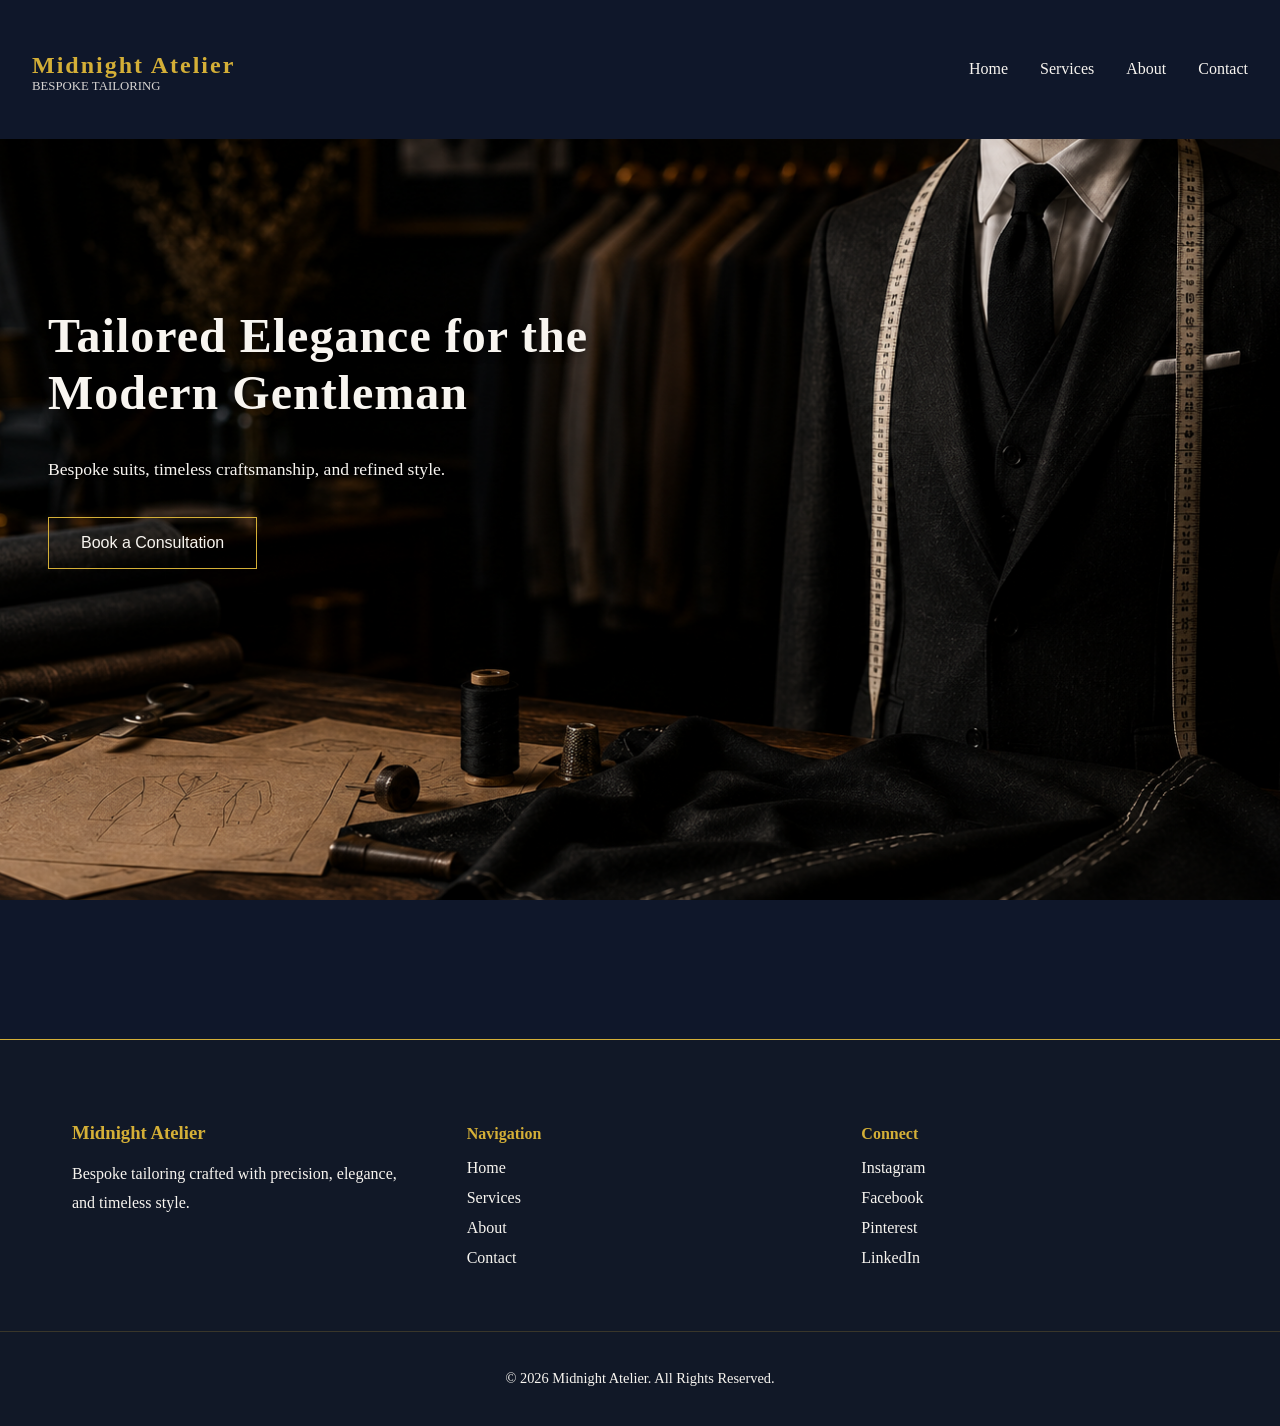
<file: index.html>
<!DOCTYPE html>
<html lang="en">
<head>
  <meta charset="UTF-8" />
  <title>Midnight Atelier</title>
  <meta name="viewport" content="width=device-width,initial-scale=1" />
  <meta name="description" content="Midnight Atelier — bespoke tailoring and made-to-measure suits in Los Angeles. Handcrafted with precision and timeless style." />
  <link rel="stylesheet" href="css/styles.css">
</head>
<body>
  <header>
    <nav>
        <div class="brand">
    <h2>Midnight Atelier</h2>
    <p>Bespoke Tailoring</p>
</div>
        <ul>
            <li><a href="index.html">Home</a></li>
            <li><a href="services.html">Services</a></li>
            <li><a href="about.html">About</a></li>
            <li><a href="contact.html">Contact</a></li>
        </ul>
    </nav>
  </header>

  <main>

    <section class="hero">
        <h1>Tailored Elegance for the Modern Gentleman</h1>
        <p>
            Bespoke suits, timeless craftsmanship, and refined style.
        </p>
        <a href="contact.html"><button>Book a Consultation</button></a>
    </section>
  </main>

  <footer>


<div class="footer-container">

    <div class="footer-brand">
        <h3>Midnight Atelier</h3>

        <p>
            Bespoke tailoring crafted with precision,
            elegance, and timeless style.
        </p>
    </div>

    <div class="footer-nav">
        <h4>Navigation</h4>

        <ul>
            <li><a href="index.html">Home</a></li>
            <li><a href="services.html">Services</a></li>
            <li><a href="about.html">About</a></li>
            <li><a href="contact.html">Contact</a></li>
        </ul>
    </div>

    <div class="footer-social">
        <h4>Connect</h4>

        <ul>
            <li><a href="#">Instagram</a></li>
            <li><a href="#">Facebook</a></li>
            <li><a href="#">Pinterest</a></li>
            <li><a href="#">LinkedIn</a></li>
        </ul>
    </div>

</div>

<div class="footer-bottom">
    <p>&copy; 2026 Midnight Atelier. All Rights Reserved.</p>
</div>


</footer>

</body>
</html>
</file>
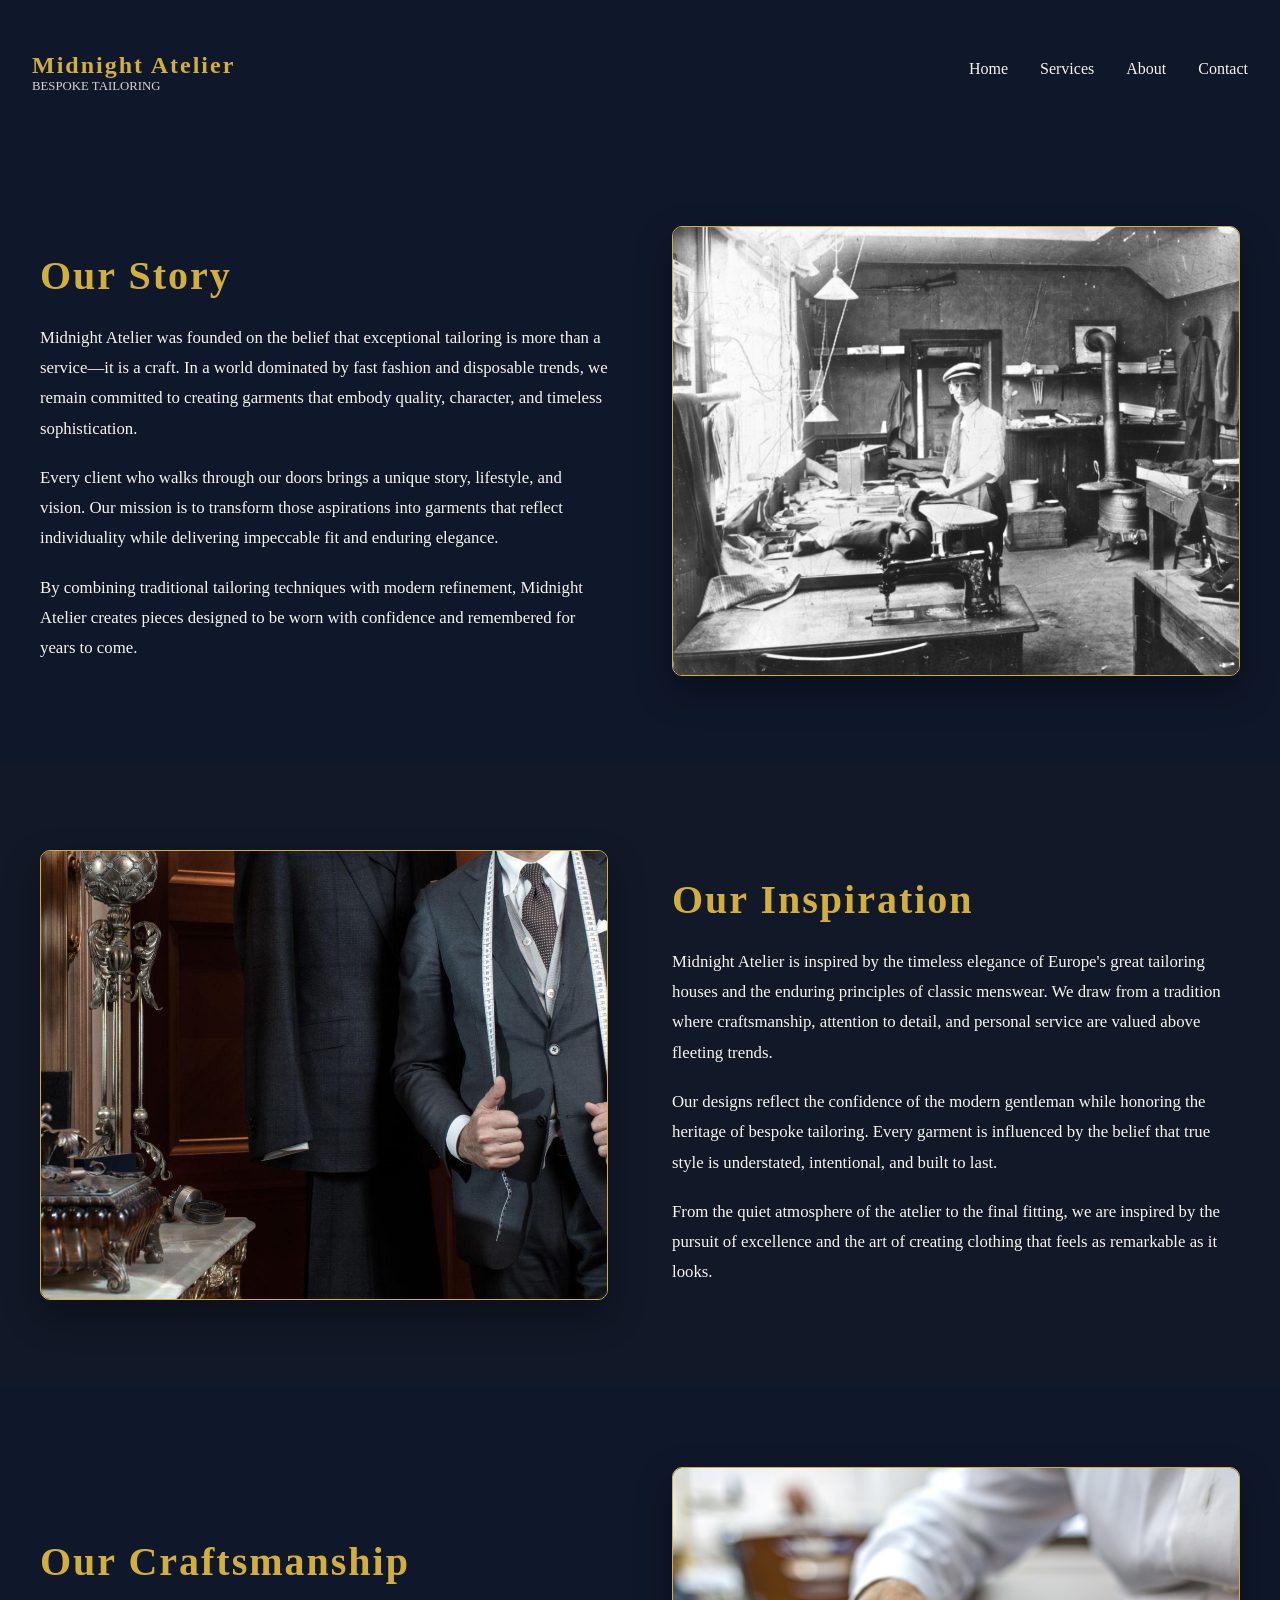
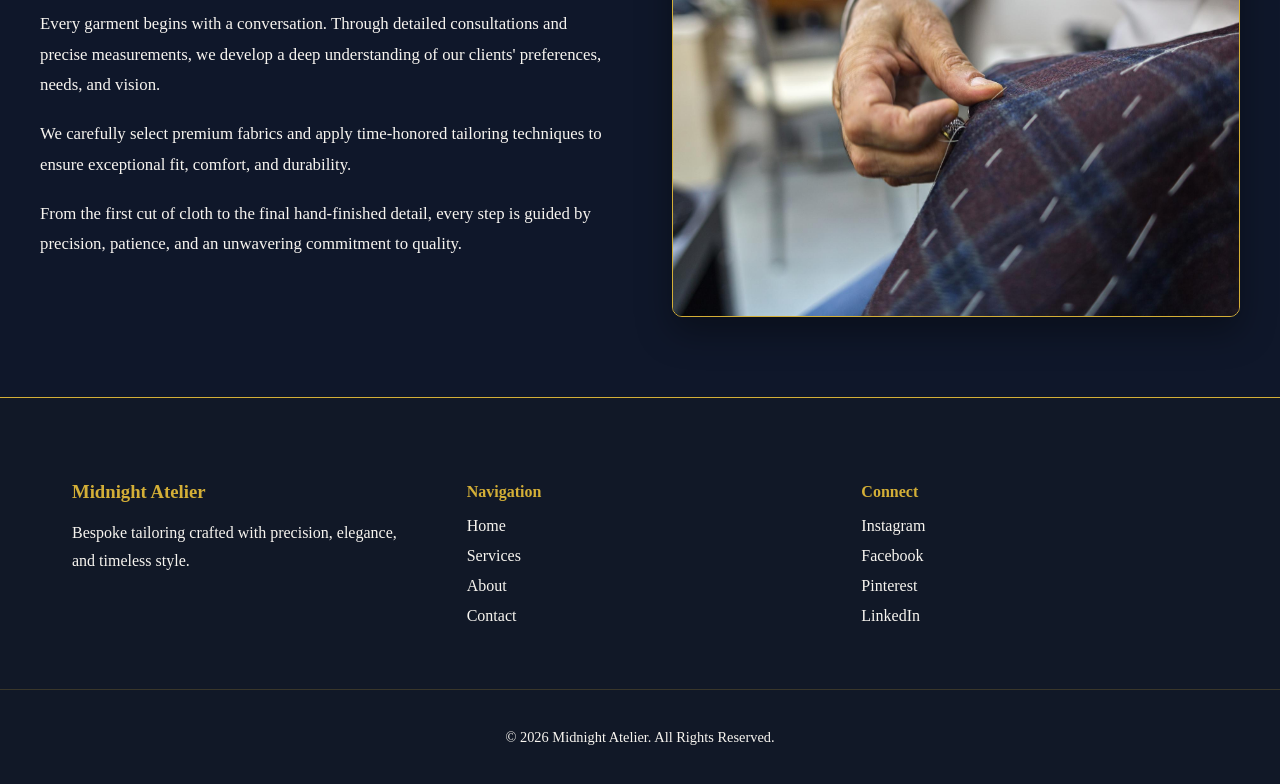
<file: about.html>
<!DOCTYPE html>
<html lang="en">
<head>
  <meta charset="UTF-8" />
  <title>Midnight Atelier</title>
  <meta name="viewport" content="width=device-width,initial-scale=1" />
  <meta name="description" content="The story behind Midnight Atelier — a Los Angeles tailoring house built on craftsmanship, elegance, and the art of bespoke suiting." />
  <link rel="stylesheet" href="css/styles.css">
</head>
<body>
  <header>
    <nav>
        <div class="brand">
    <h2>Midnight Atelier</h2>
    <p>Bespoke Tailoring</p>
</div>
        <ul>
            <li><a href="index.html">Home</a></li>
            <li><a href="services.html">Services</a></li>
            <li><a href="about.html">About</a></li>
            <li><a href="contact.html">Contact</a></li>
        </ul>
    </nav>
  </header>

  <main>
   <!-- =========================
     OUR STORY
     ========================= -->

<section id="story">

<div class="about-container">

    <div class="about-content">

        <h2>Our Story</h2>

        <p>
            Midnight Atelier was founded on the belief that
            exceptional tailoring is more than a service—it is a
            craft. In a world dominated by fast fashion and
            disposable trends, we remain committed to creating
            garments that embody quality, character, and timeless
            sophistication.
        </p>

        <p>
            Every client who walks through our doors brings a unique
            story, lifestyle, and vision. Our mission is to transform
            those aspirations into garments that reflect individuality
            while delivering impeccable fit and enduring elegance.
        </p>

        <p>
            By combining traditional tailoring techniques with modern
            refinement, Midnight Atelier creates pieces designed to be
            worn with confidence and remembered for years to come.
        </p>

    </div>

    <div class="about-image">
        <img src="images/story.jpg"
             alt="Interior of the Midnight Atelier tailoring house">
    </div>

</div>


</section>

<!-- =========================
     INSPIRATION
     ========================= -->

<section id="inspiration">

<div class="about-container">

    <div class="about-image">
        <img src="images/inspiration.jpeg"
             alt="Tailoring workshop and bespoke craftsmanship">
    </div>

    <div class="about-content">

        <h2>Our Inspiration</h2>

        <p>
            Midnight Atelier is inspired by the timeless elegance
            of Europe's great tailoring houses and the enduring
            principles of classic menswear. We draw from a tradition
            where craftsmanship, attention to detail, and personal
            service are valued above fleeting trends.
        </p>

        <p>
            Our designs reflect the confidence of the modern
            gentleman while honoring the heritage of bespoke
            tailoring. Every garment is influenced by the belief
            that true style is understated, intentional, and built
            to last.
        </p>

        <p>
            From the quiet atmosphere of the atelier to the final
            fitting, we are inspired by the pursuit of excellence
            and the art of creating clothing that feels as
            remarkable as it looks.
        </p>

    </div>

</div>

</section>

<!-- =========================
     CRAFTSMANSHIP
     ========================= -->

<section id="craftsmanship">


<div class="about-container">

    <div class="about-content">

        <h2>Our Craftsmanship</h2>

        <p>
            Every garment begins with a conversation. Through
            detailed consultations and precise measurements, we
            develop a deep understanding of our clients'
            preferences, needs, and vision.
        </p>

        <p>
            We carefully select premium fabrics and apply
            time-honored tailoring techniques to ensure
            exceptional fit, comfort, and durability.
        </p>

        <p>
            From the first cut of cloth to the final hand-finished
            detail, every step is guided by precision, patience,
            and an unwavering commitment to quality.
        </p>

    </div>

    <div class="about-image">
        <img src="images/craftsmanship.jpeg"
             alt="Tailor measuring and constructing a bespoke suit">
    </div>

</div>

</section>

  </main>

<footer>

<div class="footer-container">

    <div class="footer-brand">
        <h3>Midnight Atelier</h3>

        <p>
            Bespoke tailoring crafted with precision,
            elegance, and timeless style.
        </p>
    </div>

    <div class="footer-nav">
        <h4>Navigation</h4>

        <ul>
            <li><a href="index.html">Home</a></li>
            <li><a href="services.html">Services</a></li>
            <li><a href="about.html">About</a></li>
            <li><a href="contact.html">Contact</a></li>
        </ul>
    </div>

    <div class="footer-social">
        <h4>Connect</h4>

        <ul>
            <li><a href="#">Instagram</a></li>
            <li><a href="#">Facebook</a></li>
            <li><a href="#">Pinterest</a></li>
            <li><a href="#">LinkedIn</a></li>
        </ul>
    </div>

</div>

<div class="footer-bottom">
    <p>&copy; 2026 Midnight Atelier. All Rights Reserved.</p>
</div>


</footer>

</body>
</html>
</file>
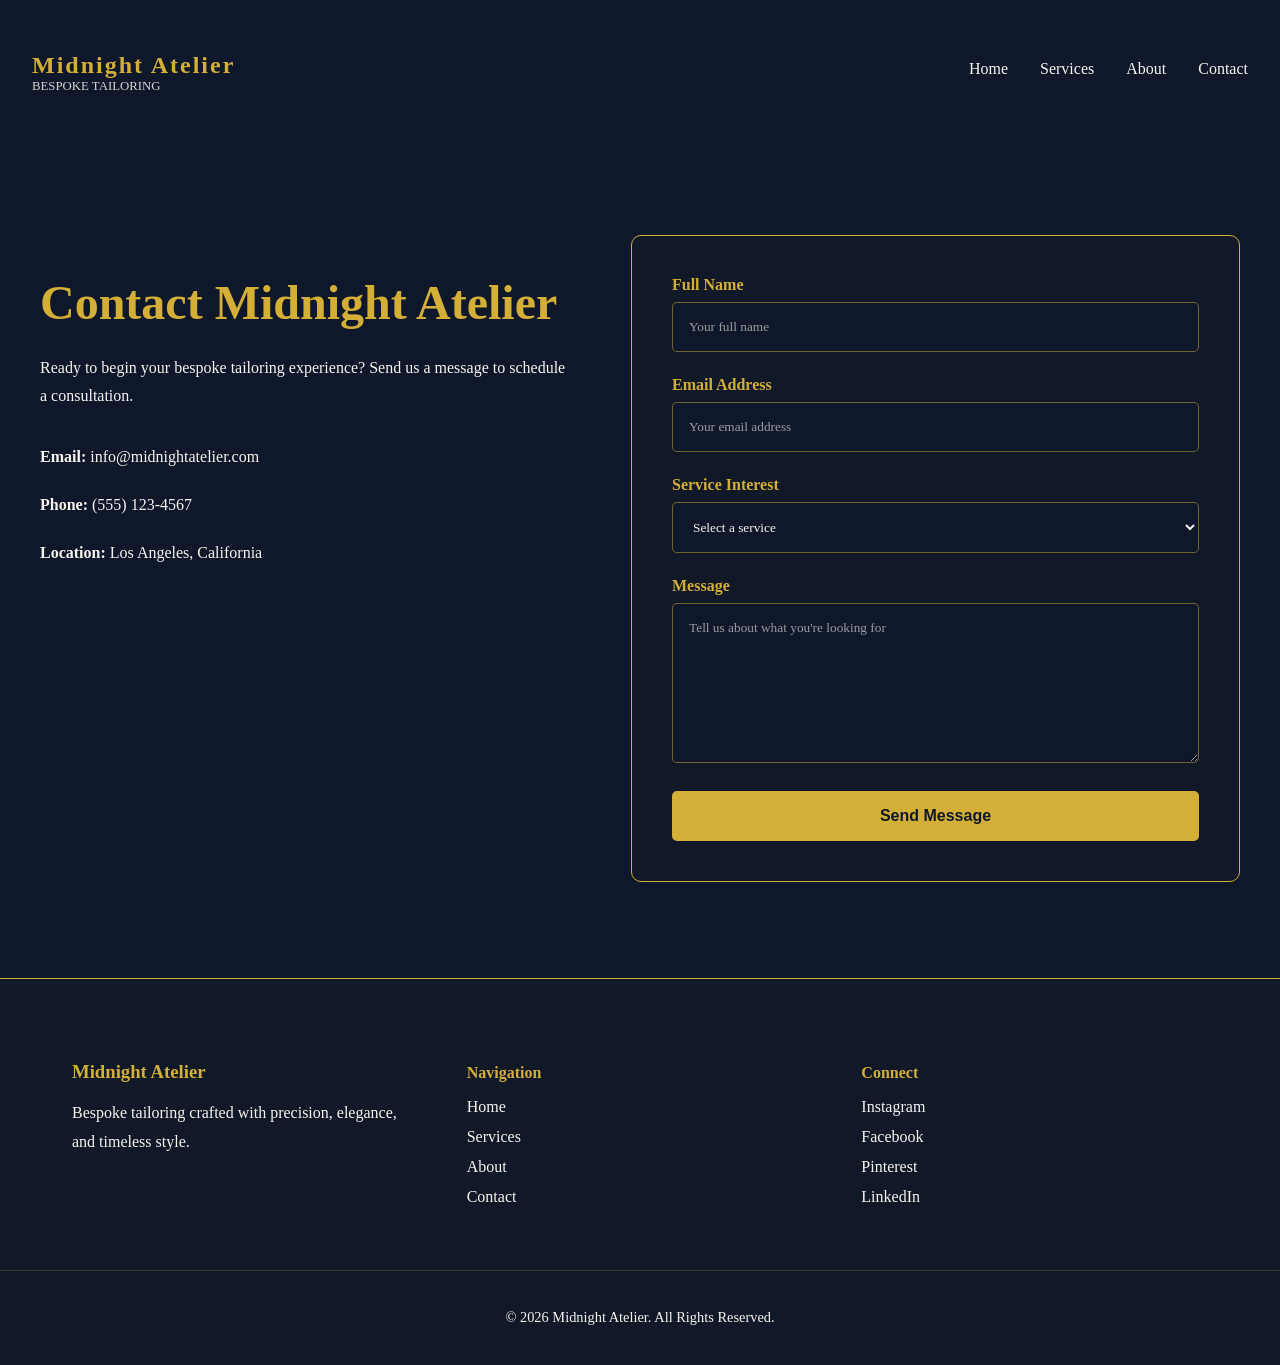
<file: contact.html>
<!DOCTYPE html>
<html lang="en">
<head>
  <meta charset="UTF-8" />
  <title>Midnight Atelier</title>
  <meta name="viewport" content="width=device-width,initial-scale=1" />
  <meta name="description" content="Book a consultation with Midnight Atelier. Visit our Los Angeles atelier for bespoke suits, alterations, and personal styling." />
  <link rel="stylesheet" href="css/styles.css">
</head>
<body>
  <header>
    <nav>
        <div class="brand">
    <h2>Midnight Atelier</h2>
    <p>Bespoke Tailoring</p>
</div>
       <ul>
            <li><a href="index.html">Home</a></li>
            <li><a href="services.html">Services</a></li>
            <li><a href="about.html">About</a></li>
            <li><a href="contact.html">Contact</a></li>
        </ul>
    </nav>
  </header>
  <main>
    <section id="contact">

    <div class="contact-container">

        <div class="contact-info">
            <h1>Contact Midnight Atelier</h1>

            <p>
                Ready to begin your bespoke tailoring experience?
                Send us a message to schedule a consultation.
            </p>

            <div class="contact-details">
                <p><strong>Email:</strong> info@midnightatelier.com</p>
                <p><strong>Phone:</strong> (555) 123-4567</p>
                <p><strong>Location:</strong> Los Angeles, California</p>
            </div>
        </div>

        <form class="contact-form">

            <label for="name">Full Name</label>
            <input type="text" id="name" name="name" placeholder="Your full name">

            <label for="email">Email Address</label>
            <input type="email" id="email" name="email" placeholder="Your email address">

            <label for="service">Service Interest</label>
            <select id="service" name="service">
                <option value="">Select a service</option>
                <option value="bespoke-suit">Bespoke Suit</option>
                <option value="alterations">Alterations</option>
                <option value="formalwear">Formalwear</option>
                <option value="consultation">Private Consultation</option>
            </select>

            <label for="message">Message</label>
            <textarea id="message" name="message" placeholder="Tell us about what you're looking for"></textarea>

            <button type="submit">Send Message</button>

        </form>

    </div>

</section>
   </main>

  <footer>

    <div class="footer-container">

        <div class="footer-brand">
            <h3>Midnight Atelier</h3>

            <p>
                Bespoke tailoring crafted with precision,
                elegance, and timeless style.
            </p>
        </div>

        <div class="footer-nav">

            <h4>Navigation</h4>

            <ul>
                <li><a href="index.html">Home</a></li>
                <li><a href="services.html">Services</a></li>
                <li><a href="about.html">About</a></li>
                <li><a href="contact.html">Contact</a></li>
            </ul>

        </div>

        <div class="footer-social">

            <h4>Connect</h4>

            <ul>
                <li><a href="#">Instagram</a></li>
                <li><a href="#">Facebook</a></li>
                <li><a href="#">Pinterest</a></li>
                <li><a href="#">LinkedIn</a></li>
            </ul>

        </div>

    </div>

    <div class="footer-bottom">

        <p>
            &copy; 2026 Midnight Atelier. All Rights Reserved.
        </p>

    </div>

  </footer>
</body>
</html>
</file>
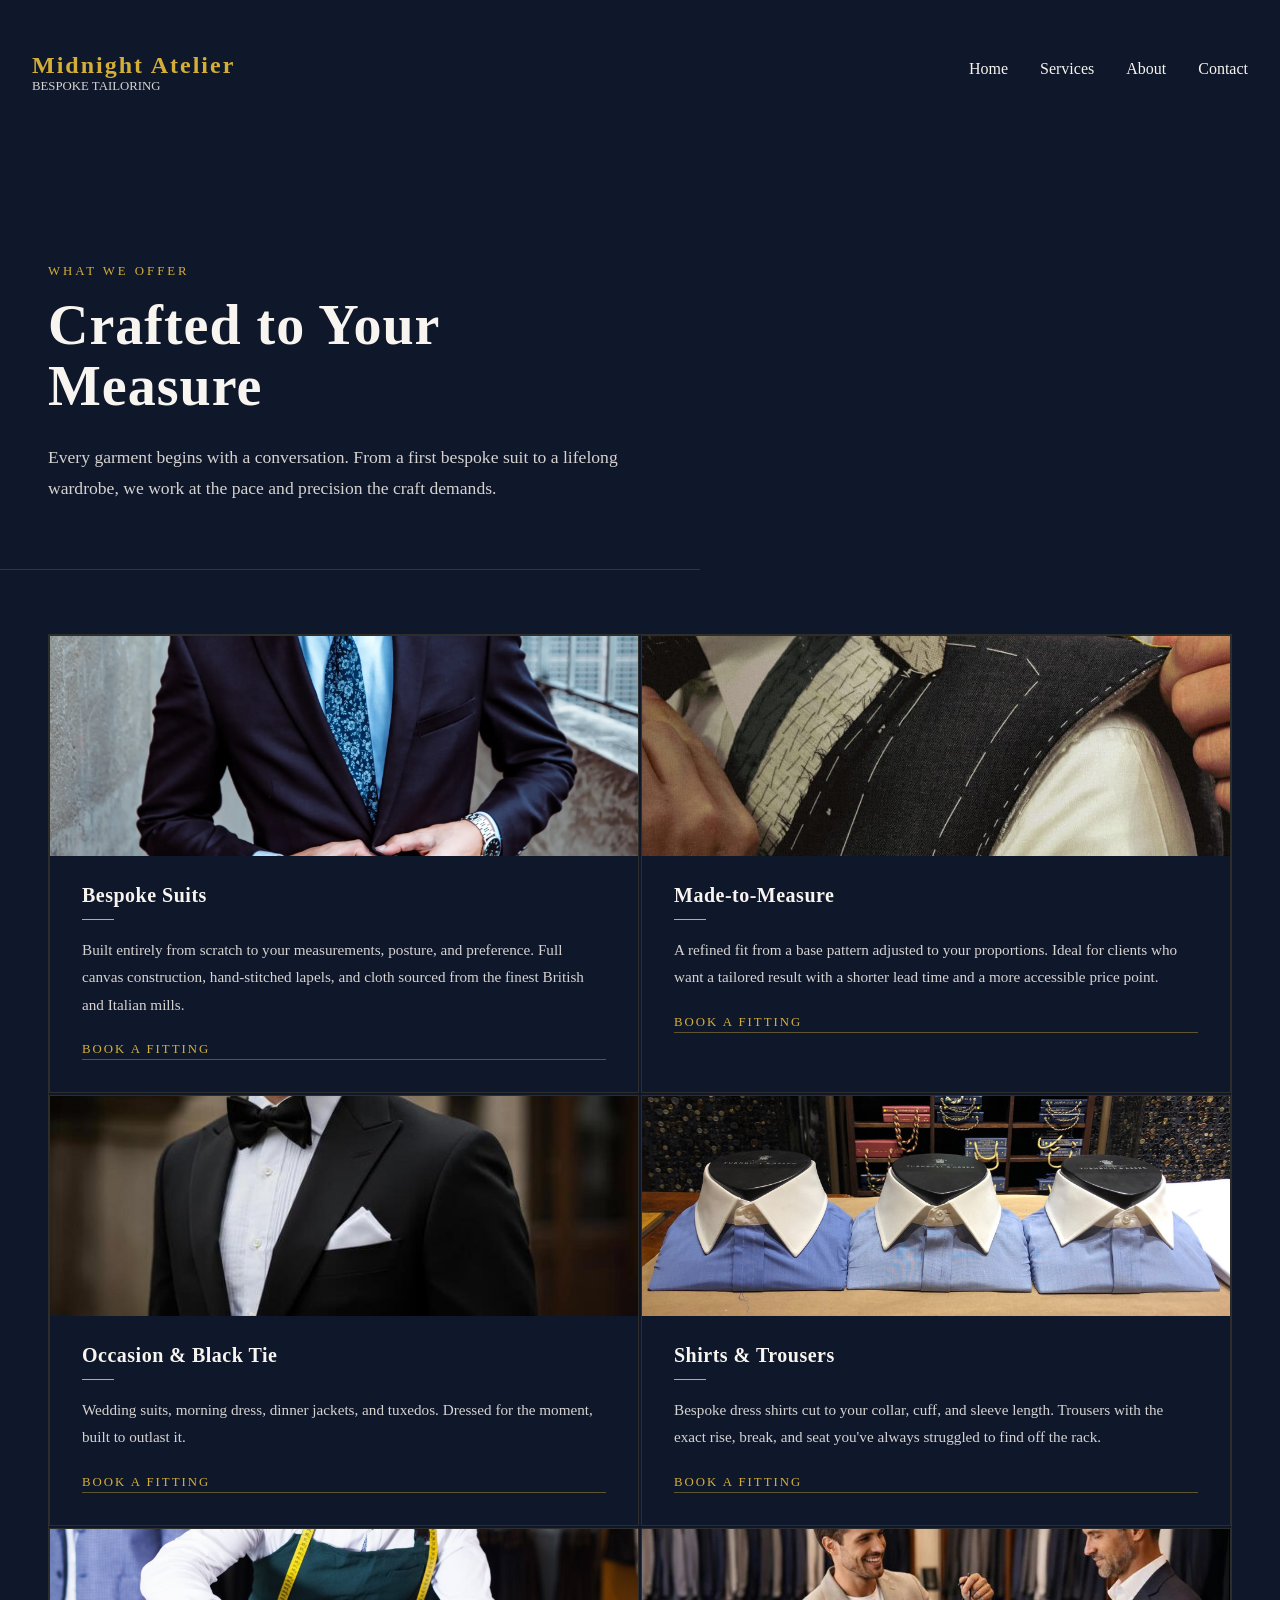
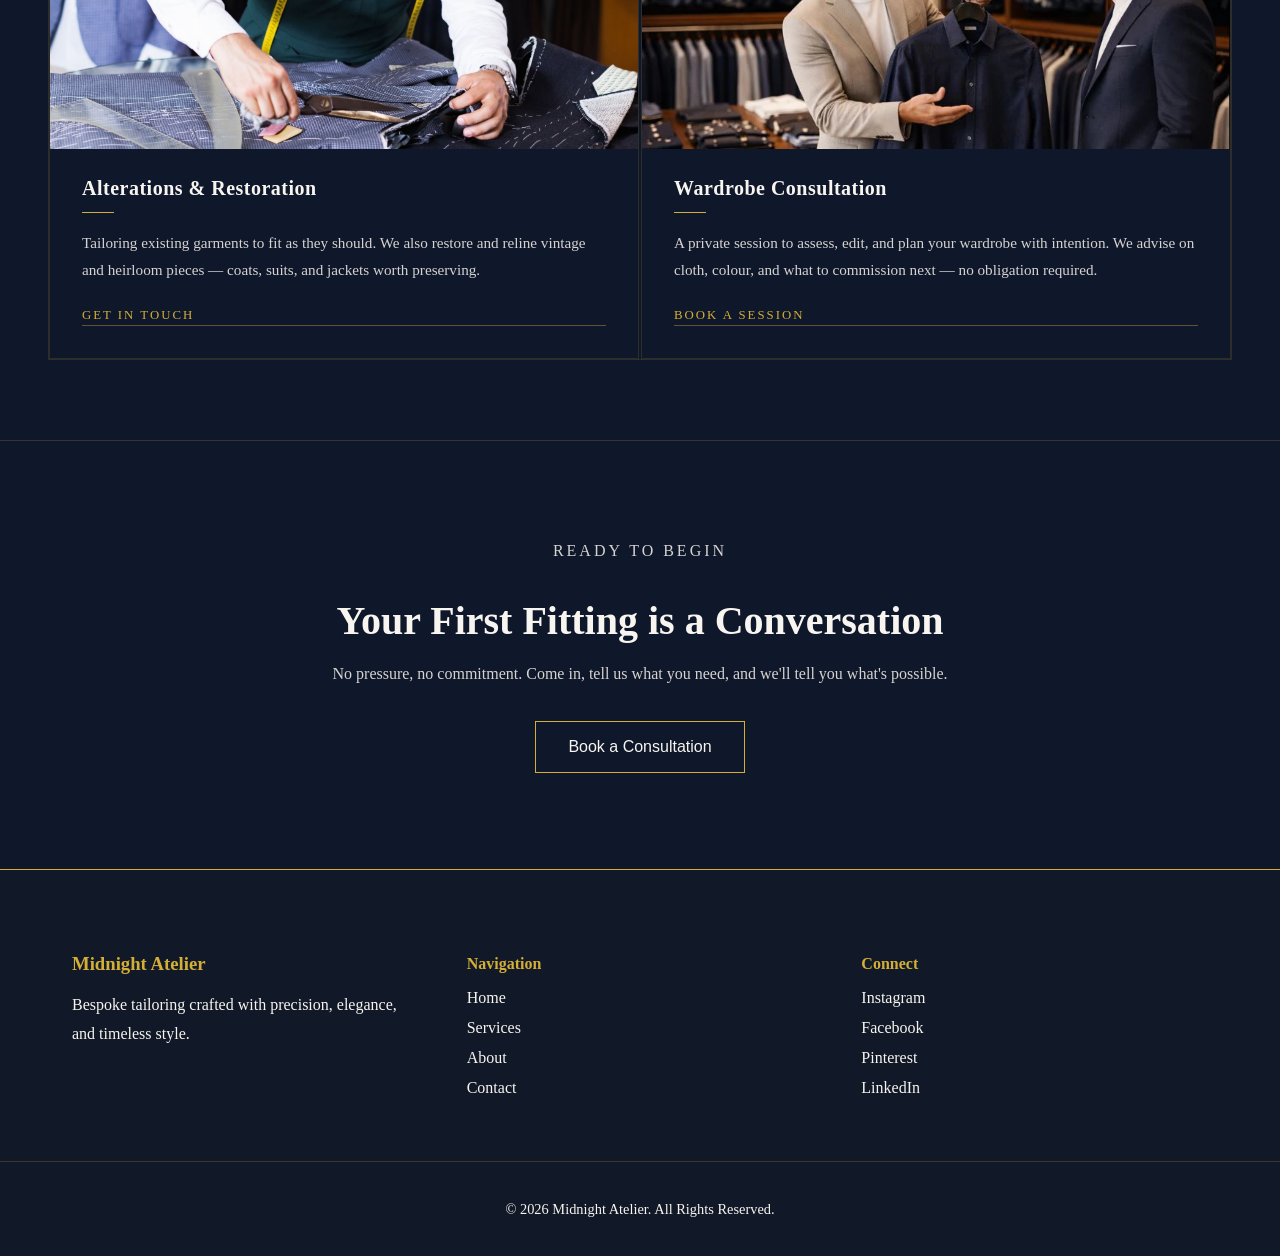
<file: services.html>
<!DOCTYPE html>
<html lang="en">
<head>
  <meta charset="UTF-8" />
  <title>Services — Midnight Atelier</title>
  <!-- Ensures the page scales correctly on mobile devices -->
  <meta name="viewport" content="width=device-width,initial-scale=1" />
  <meta name="description" content="Bespoke tailoring services at Midnight Atelier — suits, alterations, occasion wear, and more." />
  <!-- Links to the master stylesheet shared across all pages -->
  <link rel="stylesheet" href="css/styles.css">
</head>
<body>

  <!-- =====================
       HEADER & NAVIGATION
       Brand on the left, nav links on the right.
       On mobile the nav wraps to a second line
       instead of collapsing into a hamburger menu.
       ===================== -->
  <header>
    <nav>
      <div class="brand">
        <h2>Midnight Atelier</h2>
        <p>Bespoke Tailoring</p>
      </div>
      <ul>
        <li><a href="index.html">Home</a></li>
        <li><a href="services.html">Services</a></li>
        <li><a href="about.html">About</a></li>
        <li><a href="contact.html">Contact</a></li>
      </ul>
    </nav>
  </header>

  <main>

    <!-- =====================
         PAGE HERO
         No background image — the index.html hero
         already sets the visual tone. This section
         introduces the page with a gold eyebrow label,
         a large heading, and a subheading.
         Sits above the grid with a gold bottom border
         to separate it from the service cards.
         ===================== -->
    <section class="services-hero">
      <!-- Small gold uppercase label above the heading -->
      <p class="services-eyebrow">What We Offer</p>
      <h1>Crafted to Your Measure</h1>
      <!-- Supporting sentence — muted colour to sit quietly below the h1 -->
      <p class="services-subhead">
        Every garment begins with a conversation. From a first bespoke suit
        to a lifelong wardrobe, we work at the pace and precision the craft demands.
      </p>
    </section>

    <!-- =====================
         SERVICES GRID
         CSS Grid — 2 columns on desktop, 1 on mobile.
         Each service is an <article> card with:
           - a full-width photo at the top
           - a text content area below with heading,
             gold divider, description, and CTA link

         HOW A CARD IS BUILT:
           <article class="service-card">
             <img>                    ← full-width photo, cropped to fixed height
             <div class="card-content">
               <h3>                   ← service name
               <div class="divider">  ← thin gold line
               <p>                    ← description
               <a class="card-button"> ← text-link CTA

         TO ADD A NEW SERVICE: copy any <article> block,
         update the img src, alt text, heading, description,
         and button text. The CSS handles layout automatically.

         IMAGE NOTES:
         src attributes are left blank — fill in your image
         paths when ready. Recommended ratio: landscape 3:2
         or 16:9. object-fit: cover in the CSS crops them
         neatly without distorting the image.
         ===================== -->
    <section class="services-section">
      <div class="services-grid">

        <!-- SERVICE 1: Bespoke Suits -->
        <article class="service-card">
          <!-- Full-width service photo -->
          <img src="images/bespoke-suit.webp" alt="Bespoke suits" class="service-photo" />
          <div class="card-content">
            <h3>Bespoke Suits</h3>
            <!-- Thin gold line separating title from body text -->
            <div class="divider"></div>
            <p>
              Built entirely from scratch to your measurements, posture, and preference.
              Full canvas construction, hand-stitched lapels, and cloth sourced from
              the finest British and Italian mills.
            </p>
            <!-- Text-link CTA — navigates to contact page -->
            <a href="contact.html" class="card-button">Book a Fitting</a>
          </div>
        </article>

        <!-- SERVICE 2: Made-to-Measure -->
        <article class="service-card">
          <!-- Full-width service photo — fill in src when ready -->
          <img src="images/made-to-measure.jpg" alt="Made-to-measure tailoring" class="service-photo" />
          <div class="card-content">
            <h3>Made-to-Measure</h3>
            <div class="divider"></div>
            <p>
              A refined fit from a base pattern adjusted to your proportions.
              Ideal for clients who want a tailored result with a shorter lead time
              and a more accessible price point.
            </p>
            <a href="contact.html" class="card-button">Book a Fitting</a>
          </div>
        </article>

        <!-- SERVICE 3: Occasion & Black Tie -->
        <article class="service-card">
          <!-- Full-width service photo — fill in src when ready -->
          <img src="images/black-tie.jpg" alt="Occasion and black tie wear" class="service-photo" />
          <div class="card-content">
            <h3>Occasion &amp; Black Tie</h3>
            <div class="divider"></div>
            <p>
              Wedding suits, morning dress, dinner jackets, and tuxedos.
              Dressed for the moment, built to outlast it.
            </p>
            <a href="contact.html" class="card-button">Book a Fitting</a>
          </div>
        </article>

        <!-- SERVICE 4: Shirts & Trousers -->
        <article class="service-card">
          <!-- Full-width service photo — fill in src when ready -->
          <img src="images/bespoke-shirt.jpg" alt="Bespoke shirts and trousers" class="service-photo" />
          <div class="card-content">
            <h3>Shirts &amp; Trousers</h3>
            <div class="divider"></div>
            <p>
              Bespoke dress shirts cut to your collar, cuff, and sleeve length.
              Trousers with the exact rise, break, and seat you've always struggled
              to find off the rack.
            </p>
            <a href="contact.html" class="card-button">Book a Fitting</a>
          </div>
        </article>

        <!-- SERVICE 5: Alterations & Restoration -->
        <article class="service-card">
          <!-- Full-width service photo — fill in src when ready -->
          <img src="images/restoration.jpeg" alt="Alterations and garment restoration" class="service-photo" />
          <div class="card-content">
            <h3>Alterations &amp; Restoration</h3>
            <div class="divider"></div>
            <p>
              Tailoring existing garments to fit as they should. We also restore
              and reline vintage and heirloom pieces — coats, suits, and jackets
              worth preserving.
            </p>
            <a href="contact.html" class="card-button">Get in Touch</a>
          </div>
        </article>

        <!-- SERVICE 6: Wardrobe Consultation -->
        <article class="service-card">
          <!-- Full-width service photo — fill in src when ready -->
          <img src="images/consult.webp" alt="Private wardrobe consultation" class="service-photo" />
          <div class="card-content">
            <h3>Wardrobe Consultation</h3>
            <div class="divider"></div>
            <p>
              A private session to assess, edit, and plan your wardrobe with intention.
              We advise on cloth, colour, and what to commission next — no obligation required.
            </p>
            <a href="contact.html" class="card-button">Book a Session</a>
          </div>
        </article>

      </div><!-- end .services-grid -->
    </section><!-- end .services-section -->

    <!-- =====================
         CLOSING CTA
         Centred section at the bottom of the page
         driving visitors to book a consultation.
         Uses the shared <button> style from the CSS.
         ===================== -->
    <section class="services-cta">
      <p class="services-eyebrow">Ready to Begin</p>
      <h2>Your First Fitting is a Conversation</h2>
      <p>No pressure, no commitment. Come in, tell us what you need, and we'll tell you what's possible.</p>
      <!-- Wrapping button in <a> so the whole element is a link -->
      <a href="contact.html"><button>Book a Consultation</button></a>
    </section>

  </main>

  <!-- =====================
       FOOTER
       Three columns: brand info, nav links, social links.
       On mobile the columns wrap naturally rather than stacking.
       ===================== -->
  <footer>
    <div class="footer-container">

      <!-- Brand column -->
      <div class="footer-brand">
        <h3>Midnight Atelier</h3>
        <p>Bespoke tailoring crafted with precision, elegance, and timeless style.</p>
      </div>

      <!-- Navigation column -->
      <div class="footer-nav">
        <h4>Navigation</h4>
        <ul>
          <li><a href="index.html">Home</a></li>
          <li><a href="services.html">Services</a></li>
          <li><a href="about.html">About</a></li>
          <li><a href="contact.html">Contact</a></li>
        </ul>
      </div>

      <!-- Social links column -->
      <div class="footer-social">
        <h4>Connect</h4>
        <ul>
          <li><a href="#">Instagram</a></li>
          <li><a href="#">Facebook</a></li>
          <li><a href="#">Pinterest</a></li>
          <li><a href="#">LinkedIn</a></li>
        </ul>
      </div>

    </div>

    <!-- Copyright bar -->
    <div class="footer-bottom">
      <p>&copy; 2026 Midnight Atelier. All Rights Reserved.</p>
    </div>
  </footer>

</body>
</html>
</file>
<file: css/styles.css>
/* =====================================================
   MIDNIGHT ATELIER — MASTER STYLESHEET
   Single stylesheet shared across all pages.

   Structure:
     1.  Global Reset & Base
     2.  Navigation
     3.  Buttons
     4.  Hero              (index.html)
     5.  Services Page     (services.html)
     6.  Contact Page      (contact.html)
     7.  About Page        (about.html)
     8.  Footer
     9.  Tablet            max-width: 1024px
     10. Mobile            max-width: 768px
   ===================================================== */


/* =========================
   1. GLOBAL RESET & BASE
   box-sizing: border-box means padding and border are
   included in an element's total width/height, preventing
   unexpected overflow on any page.
   overflow-y: scroll keeps the scrollbar always visible
   so the layout doesn't shift between short and tall pages.
   ========================= */
*, *::before, *::after {
    box-sizing: border-box;
}

html {
    overflow-y: scroll;
}

body {
    margin: 0;
    background-color: #0F172A;   /* deep navy — site-wide background */
    color: #F8F5F0;               /* off-white — default text colour */
    font-family: Georgia, serif;
}

/* Gold uppercase logo class — used if a .logo element is added */
.logo {
    color: #D4AF37;
    font-family: Georgia, serif;
    letter-spacing: 2px;
    text-transform: uppercase;
}


/* =========================
   2. NAVIGATION BAR
   Shared across every page.
   Brand on the left, links on the right.
   justify-content: space-between pushes them to opposite ends.
   ========================= */
nav {
    display: flex;
    justify-content: space-between;
    align-items: center;
    padding: 2rem;
}

/* Gold brand name with wide letter spacing */
.brand h2 {
    color: #D4AF37;
    margin-bottom: 0;
    letter-spacing: 2px;
}

/* Muted tagline beneath the brand name */
.brand p {
    color: #D6D3D1;
    margin-top: 0;
    font-size: 0.8rem;
    text-transform: uppercase;
}

/* Horizontal link list — no bullets, no default margin */
nav ul {
    list-style: none;
    display: flex;
    gap: 2rem;
    margin: 0;
    padding: 0;
}

/* Nav links — off-white by default, gold on hover */
nav ul li a {
    text-decoration: none;
    color: #F8F5F0;
    transition: color 0.3s ease;
}

nav ul li a:hover {
    color: #D4AF37;
}


/* =========================
   3. BUTTONS
   Shared button style used on every page.
   Transparent with a gold border by default.
   Fills gold on hover with dark text for contrast.
   ========================= */
button {
    background-color: transparent;
    border: 1px solid #D4AF37;
    color: #F8F5F0;
    padding: 1rem 2rem;
    font-size: 1rem;
    cursor: pointer;
    transition: background-color 0.3s ease, color 0.3s ease;
}

button:hover {
    background-color: #D4AF37;
    color: #0F172A;
}


/* =========================
   4. HERO SECTION — index.html
   Full-viewport background image with text at the top.
   background-attachment: fixed creates a parallax effect
   on desktop. Disabled on tablet and mobile (see below)
   because iOS ignores it and causes layout bugs.
   ========================= */
.hero {
    height: 100vh;
    padding: 8rem 3rem 3rem;     /* generous top padding clears the nav */
    display: flex;
    flex-direction: column;
    justify-content: flex-start; /* text sits at the top of the section */
    align-items: flex-start;
    background-image: url("../images/hero.png");
    background-size: cover;
    background-position: center;
    background-attachment: fixed;
    color: #F8F5F0;
    font-family: Georgia, serif;
}

/* Large display heading — max-width keeps it readable */
.hero h1 {
    max-width: 600px;
    font-size: 3rem;
    line-height: 1.2;
    letter-spacing: 1px;
    margin-bottom: 1rem;
    /* Shadow improves legibility over the background image */
    text-shadow: 0 2px 8px rgba(0, 0, 0, 0.5);
}

/* Supporting paragraph below the heading */
.hero p {
    max-width: 480px;
    font-size: 1.1rem;
    line-height: 1.7;
    margin-bottom: 2rem;
    text-shadow: 0 1px 4px rgba(0, 0, 0, 0.4);
}


/* =========================
   5. SERVICES PAGE — services.html
   ========================= */

/* ---------------------------
   Services Hero
   Introduces the page with a gold eyebrow label,
   large heading, and a muted subheading.
   A faint gold bottom border separates it from the grid below.
   --------------------------- */
.services-hero {
    padding: 7rem 3rem 4rem;
    max-width: 700px;
    border-bottom: 1px solid rgba(212, 175, 55, 0.2);
    margin-bottom: 4rem;
}

/* Small gold uppercase label above the h1 */
.services-eyebrow {
    color: #D4AF37;
    font-size: 0.8rem;
    text-transform: uppercase;
    letter-spacing: 3px;
    margin-bottom: 1rem;
}

/* Large display heading for the services page */
.services-hero h1 {
    font-size: 3.5rem;
    line-height: 1.1;
    margin: 0 0 1.5rem;
    letter-spacing: 1px;
}

/* Supporting paragraph — muted so it sits quietly below the h1 */
.services-subhead {
    font-size: 1.1rem;
    line-height: 1.8;
    color: #D6D3D1;
    margin: 0;
}

/* ---------------------------
   Services Grid
   2-column CSS Grid on desktop, 1 column on mobile.
   Each service is an <article> with a gold number,
   heading, gold divider, description, and a CTA link.
   To add a new service: copy any <article> in services.html,
   update the number, heading, description, and button text.
   The CSS handles layout automatically.
   --------------------------- */
.services-section {
    padding: 0 3rem 5rem;
}

/* Outer grid — 2 equal columns with hairline gold borders */
.services-grid {
    display: grid;
    grid-template-columns: repeat(2, 1fr);
    gap: 2px;
    border: 1px solid rgba(212, 175, 55, 0.15);
}

/* Individual service card — photo at the top, text content below.
   flex-direction: column stacks the image above the card-content div.
   overflow: hidden ensures the photo corners respect the card border. */
.service-card {
    display: flex;
    flex-direction: column;
    border: 1px solid rgba(212, 175, 55, 0.15);
    overflow: hidden;
    transition: background-color 0.3s ease;
}

/* Subtle gold tint appears on card hover */
.service-card:hover {
    background-color: rgba(212, 175, 55, 0.04);
}

/* Service photo — full-width image at the top of each card.
   object-fit: cover crops the image to fill the fixed height
   without distorting it. Fill in src attributes in services.html.
   Adjust height here if you want taller or shorter photos. */
.service-photo {
    width: 100%;
    height: 220px;
    object-fit: cover;
    display: block;
}

/* Text area below the photo — padding applied here so the photo sits
   flush edge-to-edge at the top while the text has breathing room */
.card-content {
    padding: 1.75rem 2rem 2rem;
    display: flex;
    flex-direction: column;
    flex: 1;
}

/* Service heading — no top margin so it sits flush at the top of the content */
.card-content h3 {
    font-size: 1.25rem;
    margin: 0 0 0.75rem;
    letter-spacing: 0.5px;
}

/* Thin gold decorative line between heading and body text */
.divider {
    width: 2rem;
    height: 1px;
    background-color: #D4AF37;
    margin-bottom: 1rem;
}

/* Service description — muted colour, generous line height */
.card-content p {
    color: #D6D3D1;
    font-size: 0.95rem;
    line-height: 1.8;
    margin: 0 0 1.5rem;
}

/* Text-link CTA — gold with an underline border, turns white on hover */
.card-button {
    display: inline-block;
    text-decoration: none;
    color: #D4AF37;
    font-size: 0.8rem;
    letter-spacing: 2px;
    text-transform: uppercase;
    border-bottom: 1px solid rgba(212, 175, 55, 0.4);
    padding-bottom: 2px;
    transition: color 0.3s ease, border-color 0.3s ease;
}

.card-button:hover {
    color: #F8F5F0;
    border-color: #F8F5F0;
}

/* ---------------------------
   Services Closing CTA
   Centred section at the bottom of services.html.
   Gold top border mirrors the hero's bottom border.
   --------------------------- */
.services-cta {
    text-align: center;
    padding: 5rem 3rem 6rem;
    border-top: 1px solid rgba(212, 175, 55, 0.2);
}

.services-cta h2 {
    font-size: 2.5rem;
    margin: 0.5rem 0 1rem;
}

.services-cta p {
    color: #D6D3D1;
    font-size: 1rem;
    line-height: 1.8;
    margin-bottom: 2rem;
}


/* =========================
   6. CONTACT PAGE — contact.html
   ========================= */

/* ---------------------------
   Contact Section
   Full-width section with generous padding.
   Matches the site's navy background.
   --------------------------- */
#contact {
    background-color: #0F172A;
    padding: 6rem 2rem;
    color: #F8F5F0;
}

/* ---------------------------
   Contact Container
   Two-column flex layout:
   contact info on the left, form on the right.
   --------------------------- */
.contact-container {
    max-width: 1200px;
    margin: 0 auto;
    display: flex;
    gap: 4rem;
    align-items: flex-start;
}

/* Each column takes equal half width */
.contact-info,
.contact-form {
    flex: 1;
}

/* Large gold heading for the contact info column */
.contact-info h1 {
    color: #D4AF37;
    font-size: 3rem;
    margin-bottom: 1.5rem;
}

/* Body copy in the contact info column */
.contact-info p {
    line-height: 1.8;
    margin-bottom: 1.2rem;
}

/* Contact details block (email, phone, address) */
.contact-details {
    margin-top: 2rem;
}

/* ---------------------------
   Contact Form
   Dark card with a gold border containing all form fields.
   --------------------------- */
.contact-form {
    background-color: #111827;
    padding: 2.5rem;
    border: 1px solid #D4AF37;
    border-radius: 10px;
}

/* Gold labels above each field */
.contact-form label {
    display: block;
    margin-bottom: 0.5rem;
    color: #D4AF37;
    font-weight: bold;
}

/* ---------------------------
   Form Fields
   box-sizing: border-box ensures padding is included
   in the width, preventing fields from overflowing
   outside the form's gold border.
   --------------------------- */
.contact-form input,
.contact-form select,
.contact-form textarea {
    width: 100%;
    padding: 1rem;
    margin-bottom: 1.5rem;
    box-sizing: border-box;
    background-color: #0F172A;
    color: #F8F5F0;
    border: 1px solid rgba(212, 175, 55, 0.5);
    border-radius: 5px;
    font-family: inherit;
}

/* Textarea is taller than inputs and vertically resizable */
.contact-form textarea {
    min-height: 160px;
    resize: vertical;
}

/* Dimmed placeholder text so it doesn't compete with typed input */
.contact-form input::placeholder,
.contact-form textarea::placeholder {
    color: rgba(248, 245, 240, 0.6);
}

/* ---------------------------
   Contact Submit Button
   Solid gold — overrides the global transparent button style.
   Turns light cream on hover.
   --------------------------- */
.contact-form button {
    background-color: #D4AF37;
    color: #0F172A;
    border: none;
    padding: 1rem 2rem;
    font-weight: bold;
    cursor: pointer;
    border-radius: 5px;
    width: 100%;
}

.contact-form button:hover {
    background-color: #F8F5F0;
}


/* =========================
   7. ABOUT PAGE — about.html
   ========================= */

/* ---------------------------
   About Sections
   Three alternating content sections: story, inspiration,
   craftsmanship. The middle section uses a slightly lighter
   background to break up the page visually.
   --------------------------- */
#story,
#craftsmanship {
    background-color: #0F172A;
    padding: 5rem 2rem;
}

#inspiration {
    background-color: #111827;  /* slightly lighter to alternate visually */
    padding: 5rem 2rem;
}

/* ---------------------------
   About Container
   Two-column flex layout: text on one side, image on the other.
   Alternating order can be set per-section in the HTML
   using flex-direction: row-reverse on individual containers.
   --------------------------- */
.about-container {
    max-width: 1200px;
    margin: 0 auto;
    display: flex;
    align-items: center;
    gap: 4rem;
}

/* Text and image columns each take equal space */
.about-content,
.about-image {
    flex: 1;
}

/* Gold section heading with wide letter spacing */
.about-content h2 {
    color: #D4AF37;
    font-size: 2.5rem;
    margin-bottom: 1.5rem;
    letter-spacing: 2px;
}

/* Body copy — off-white, generous line height for readability */
.about-content p {
    color: #F8F5F0;
    font-size: 1.05rem;
    line-height: 1.8;
    margin-bottom: 1.2rem;
}

/* About section image — fixed height, cropped to fill, gold border */
.about-image img {
    width: 100%;
    height: 450px;
    object-fit: cover;      /* crops without distorting the image */
    display: block;
    border-radius: 10px;
    border: 1px solid #D4AF37;
    box-shadow: 0 15px 35px rgba(0, 0, 0, 0.35);
}


/* =========================
   8. FOOTER
   Shared across every page.
   Dark background with a gold top border.
   Three-column flex layout: brand, nav links, social links.
   ========================= */
footer {
    background-color: #111827;
    border-top: 1px solid #D4AF37;
    padding-top: 4rem;
}

/* Three-column container, centred with a max-width */
.footer-container {
    max-width: 1200px;
    margin: 0 auto;
    padding: 0 2rem 3rem;
    display: flex;
    justify-content: space-between;
    gap: 3rem;
}

/* Each column takes equal space */
.footer-brand,
.footer-nav,
.footer-social {
    flex: 1;
}

/* Gold headings for each footer column */
.footer-brand h3,
.footer-nav h4,
.footer-social h4 {
    color: #D4AF37;
    margin-bottom: 1rem;
}

/* Brand description text */
.footer-brand p {
    color: #F8F5F0;
    line-height: 1.8;
}

/* Remove default list styling from footer link lists */
.footer-nav ul,
.footer-social ul {
    list-style: none;
    padding: 0;
}

/* Spacing between footer list items */
.footer-nav li,
.footer-social li {
    margin-bottom: 0.75rem;
}

/* Footer links — off-white by default, gold on hover */
.footer-nav a,
.footer-social a {
    color: #F8F5F0;
    text-decoration: none;
    transition: color 0.3s ease;
}

.footer-nav a:hover,
.footer-social a:hover {
    color: #D4AF37;
}

/* Copyright bar at the very bottom of the footer */
.footer-bottom {
    text-align: center;
    border-top: 1px solid rgba(212, 175, 55, 0.2);
    padding: 1.5rem;
}

.footer-bottom p {
    color: #F8F5F0;
    font-size: 0.9rem;
}


/* =========================
   9. TABLET — max-width: 1024px
   Slightly smaller headings on mid-size screens.
   background-attachment: scroll disables the parallax on
   tablets — many tablet browsers handle fixed backgrounds
   poorly, same as mobile iOS.
   ========================= */
@media (max-width: 1024px) {

    /* Disable parallax on tablet */
    .hero {
        background-attachment: scroll;
    }

    .hero h1 {
        font-size: 2.5rem;
    }

    .services-hero h1 {
        font-size: 2.8rem;
    }
}


/* =========================
   10. MOBILE — max-width: 768px
   Applied to all pages.
   - Nav wraps to a second line instead of overflowing
   - Hero uses min-height: 100svh which accounts for the
     mobile browser chrome bar (100vh does not)
   - background-attachment: scroll fixes the iOS parallax bug
   - Services grid collapses to a single column
   - Contact and About containers stack vertically
   - Buttons fill full width
   - Footer columns wrap naturally
   ========================= */
@media (max-width: 768px) {

    /* Nav wraps brand and links onto two lines if needed */
    nav {
        flex-wrap: wrap;
        padding: 1.5rem;
        gap: 0.5rem;
    }

    /* Links wrap instead of overflowing off-screen */
    nav ul {
        flex-direction: row;
        flex-wrap: wrap;
        gap: 0.75rem;
    }

    /* Hero mobile fixes:
       - height: auto + min-height: 100svh prevents the page
         being locked to the viewport height on iOS/Android
       - background-attachment: scroll fixes the iOS parallax bug */
    .hero {
        height: auto;
        min-height: 100svh;
        padding: 6rem 1.5rem 3rem;
        justify-content: flex-start;
        background-attachment: scroll;
        background-size: cover;
        background-position: center top;
    }

    .hero h1 {
        font-size: 2rem;
        letter-spacing: 1px;
    }

    .hero p {
        font-size: 1rem;
    }

    /* Services hero — reduced padding on small screens */
    .services-hero {
        padding: 3rem 1.5rem 3rem;
    }

    .services-hero h1 {
        font-size: 2.2rem;
    }

    /* Tighter side padding on the services grid section */
    .services-section {
        padding: 0 1.5rem 4rem;
    }

    /* Single column — service cards stack vertically */
    .services-grid {
        grid-template-columns: 1fr;
    }

    /* Reduced padding on the services closing CTA */
    .services-cta {
        padding: 4rem 1.5rem;
    }

    .services-cta h2 {
        font-size: 1.8rem;
    }

    /* Contact section — reduced padding */
    #contact {
        padding: 3rem 1.5rem;
    }

    /* Contact layout stacks info above the form on mobile */
    .contact-container {
        flex-direction: column;
        gap: 2rem;
    }

    .contact-info h1 {
        font-size: 2rem;
    }

    .contact-info p {
        font-size: 0.95rem;
    }

    /* Reduce form padding on mobile */
    .contact-form {
        padding: 1.5rem;
    }

    /* Slightly larger font and reduced padding for touch targets */
    .contact-form input,
    .contact-form select,
    .contact-form textarea {
        font-size: 1rem;
        padding: 0.85rem;
    }

    /* About sections — reduced padding */
    #story,
    #inspiration,
    #craftsmanship {
        padding: 3rem 1.5rem;
    }

    /* About layout stacks text above image on mobile */
    .about-container {
        flex-direction: column;
        gap: 2rem;
    }

    .about-content h2 {
        font-size: 2rem;
        letter-spacing: 1px;
    }

    .about-content p {
        font-size: 0.95rem;
    }

    /* Shorter image height on mobile */
    .about-image img {
        height: 280px;
        max-width: 100%;
    }

    /* Shared button — fills full width on mobile */
    button {
        width: 100%;
        padding: 1rem;
        font-size: 1rem;
    }

    /* Prevent images from overflowing their containers */
    img {
        max-width: 100%;
        height: auto;
    }

    /* Footer columns wrap naturally at narrow widths */
    .footer-container {
        flex-wrap: wrap;
        gap: 1.5rem;
        padding: 0 1.5rem 2rem;
    }

    /* Each column shrinks but won't go below 140px wide */
    .footer-brand,
    .footer-nav,
    .footer-social {
        flex: 1 1 140px;
    }

    .footer-bottom {
        padding: 1rem;
        font-size: 0.8rem;
    }
}
</file>
